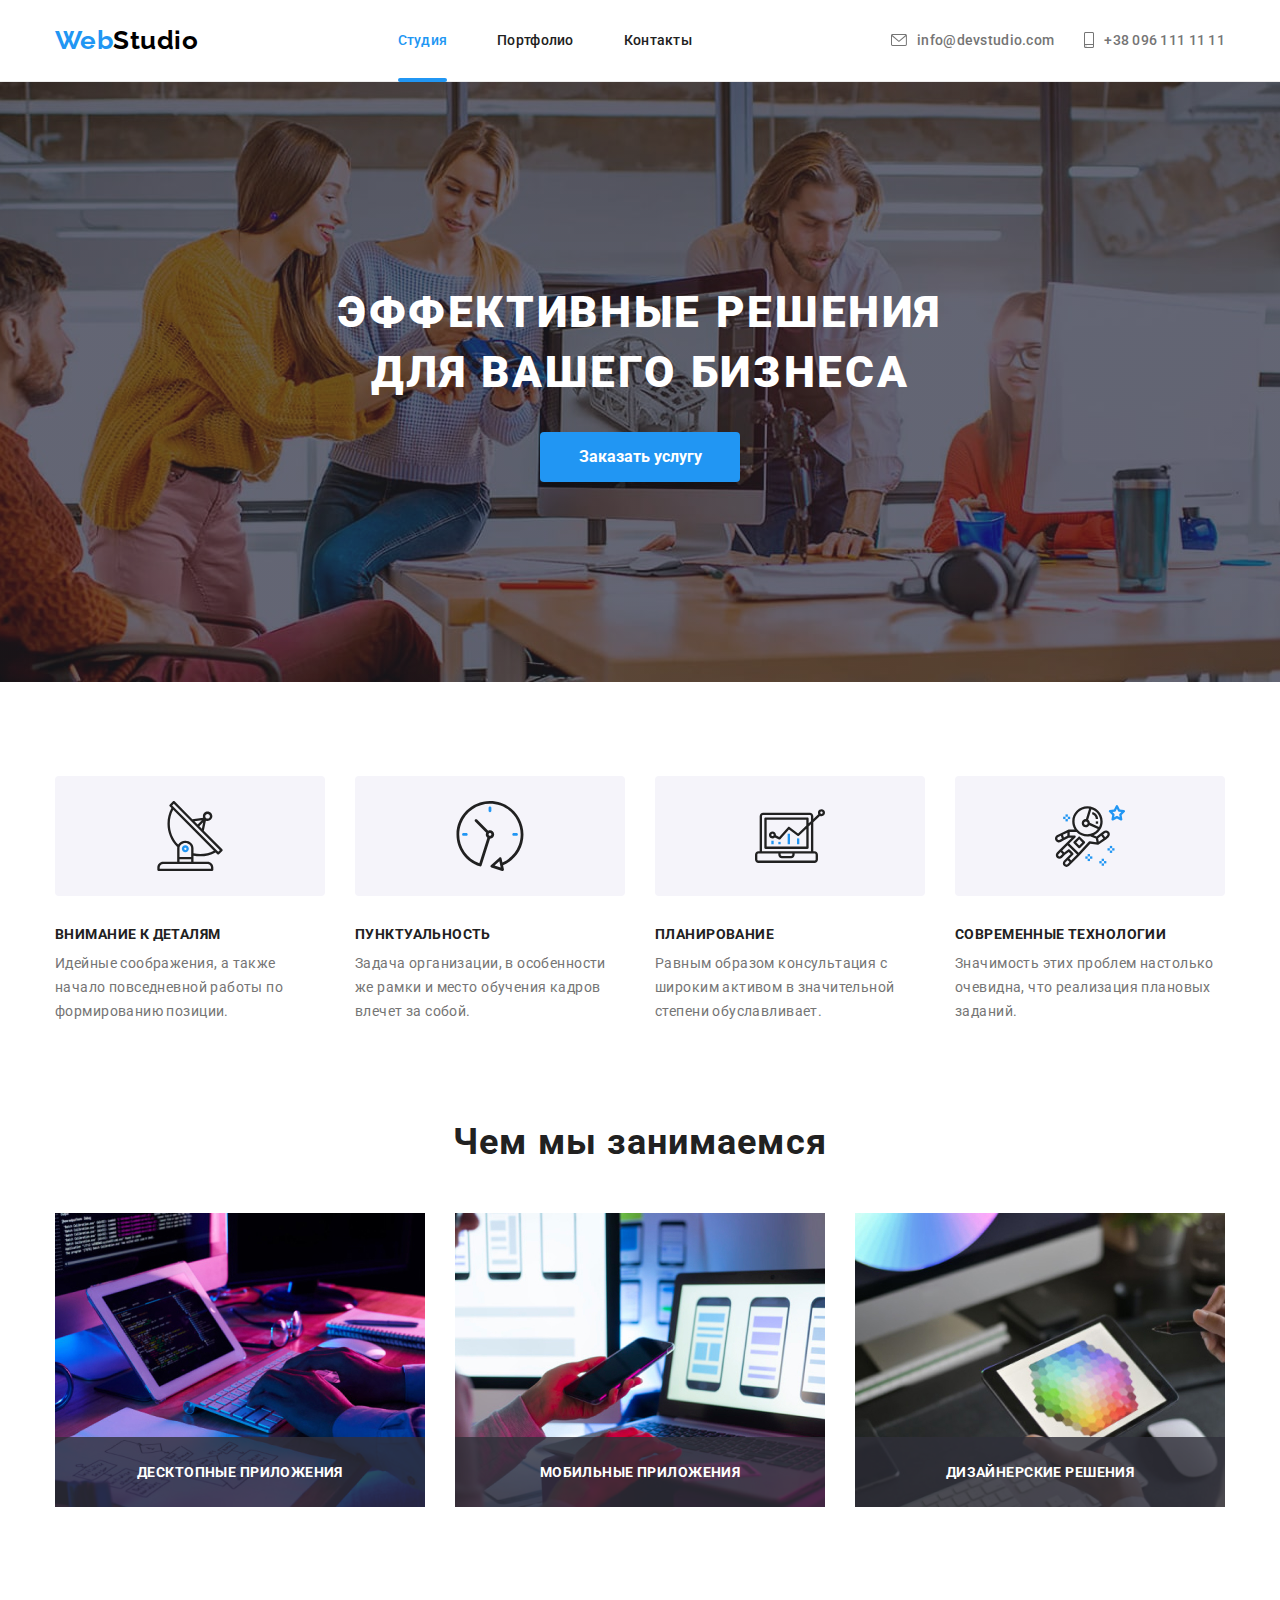
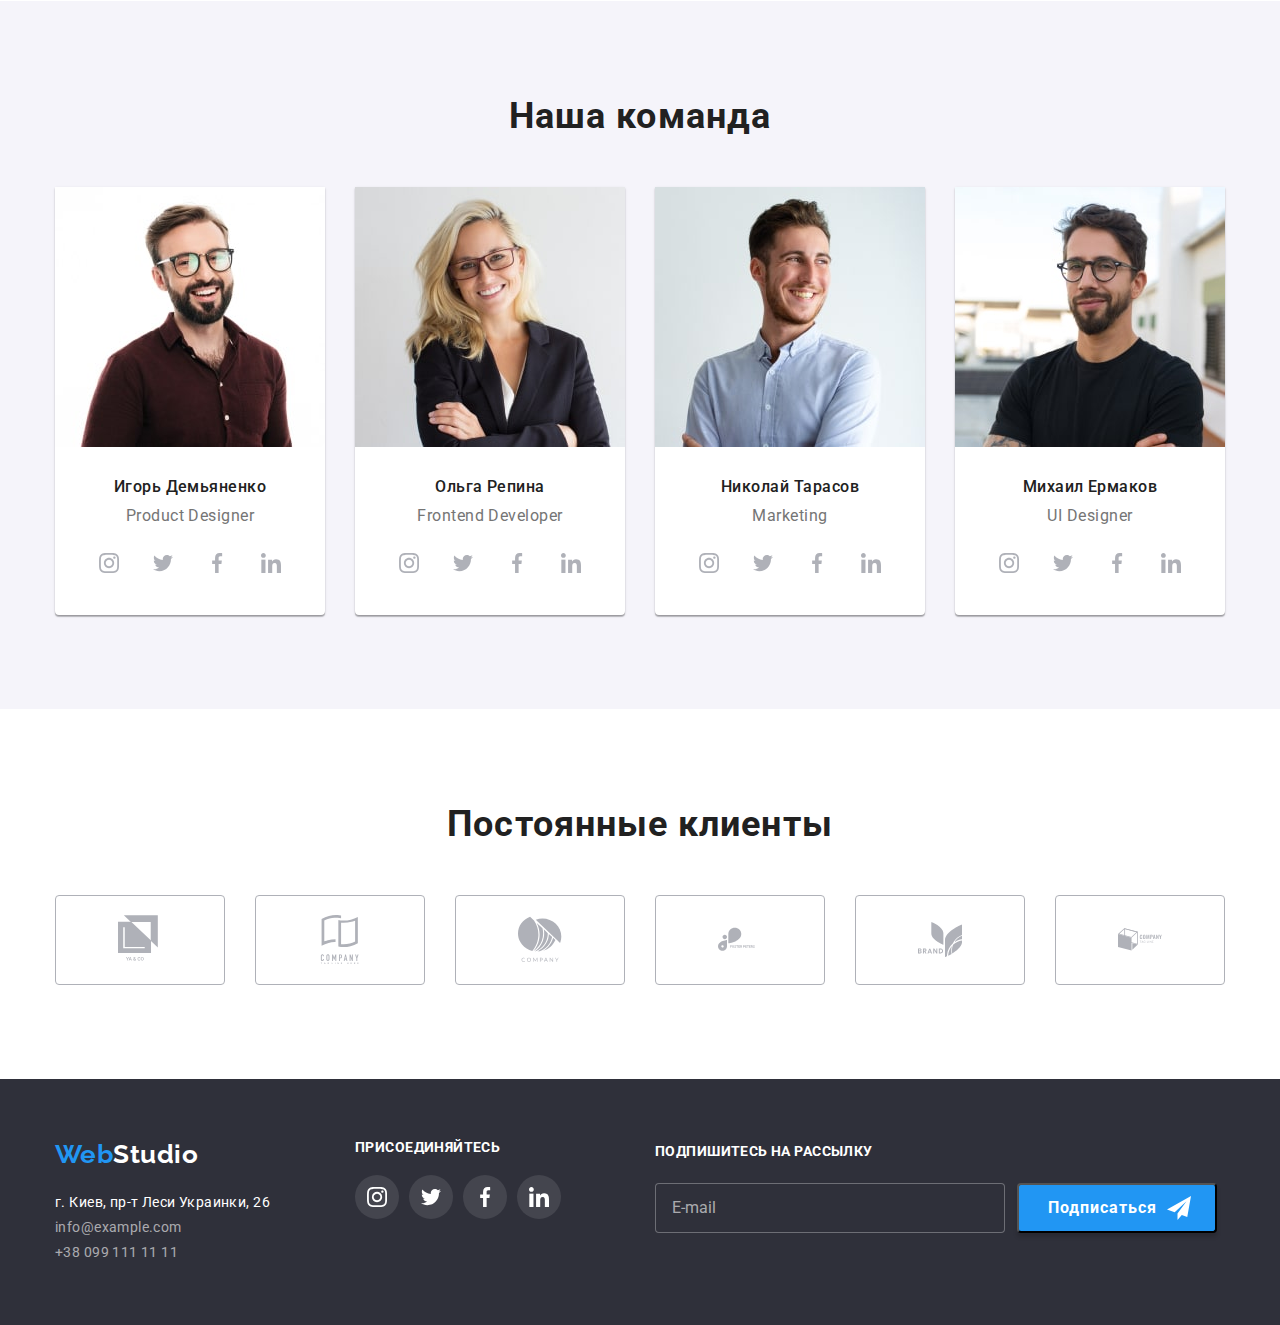
<file: index.html>
<!DOCTYPE html>
<html lang="ru">
  <head>
    <meta charset="UTF-8" />
    <meta name="viewport" content="width=device-width, initial-scale=1.0" />
    <title>ВебСтудио</title>
    <link rel="stylesheet" href="https://stackpath.bootstrapcdn.com/bootstrap/4.4.1/css/bootstrap.min.css" integrity="sha384-Vkoo8x4CGsO3+Hhxv8T/Q5PaXtkKtu6ug5TOeNV6gBiFeWPGFN9MuhOf23Q9Ifjh" crossorigin="anonymous">
    <link rel="preconnect" href="https://fonts.gstatic.com">
<link href="https://fonts.googleapis.com/css2?family=Oleo+Script&family=Raleway:wght@700&family=Roboto:wght@400;500;700;900&display=swap" rel="stylesheet">
<link rel="stylesheet" href="https://cdnjs.cloudflare.com/ajax/libs/modern-normalize/1.0.0/modern-normalize.min.css" integrity="sha512-ISS7cAi1PEhQ8jnbJpJZMd29NlhNj4AWYyLOSp2CE/CsHxTCu+r+t0D2yoJudVrd0/8fTVPUVDzY5Tvli75u/g==" crossorigin="anonymous" />
<link rel="stylesheet" href="./css/main.min.css">
  </head>
  <body>
    <header class="header">
      <div class="container">
      <a class="logo" href="/"><span class="word-web">Web</span>Studio</a>
      <nav class="navigation">
        <ul class="main-nav">
         <li class="main-item">
            <a class="main-item-link current" href="#">Студия</a>
          </li>
          <li class="main-item">
            <a class="main-item-link" href="./portpholio.html">Портфолио</a>
          </li>
          <li class="main-item">
            <a class="main-item-link" href="#">Контакты</a>
          </li>
        </ul>
      </nav>
      <section>
       <ul class="information">
          <li class="info">
        <a class="info-link-mail" href="mailto:info@devstudio.com">
          <svg class="info-svg-mail">
            <use href="./images/Icons/sprite.svg#mail"></use>
          </svg>
          info@devstudio.com</a>
           </li>
          <li class="info"> 
            <a class="info-link-phone" href="tel:+380961111111">
            <svg class="info-svg-phone">
              <use href="./images/Icons/sprite.svg#phone"></use>
            </svg>
            +38 096 111 11 11</a>
             </li>
        </ul>
      </section>      
      <div class="burger" data-status='off' id='nav-mobile-btn' onclick="this.classList.toggle('change');">
        <div class="bar1"></div>
        <div class="bar2"></div>
        <div class="bar3"></div>
      </div>
      <div class="nav-mobile" id='nav-mobile'>
        <ul class='nm-menu'>
          <li><a class='active' href="#">Студия</a></li>
          <li><a href="./portpholio.html">Портфолио</a></li>
          <li><a href="#">Контакты</a></li>
        </ul>
        <div class="nm-bottom">
          <h3 class='phone'>+38 096 111 11 11</h3>
          <p class='mail'>info@devstudio.com</p>
          <ul class='social-links'>
            <li><a href="#">Instagram</a></li>
            <li><a href="#">Twitter</a></li>
            <li><a href="#">Facebook</a></li>
            <li><a href="#">Linkedin</a></li>
          </ul>
        </div>
      </div>

    </div>
    </header>
    <main>
      <!--HERO-->
      <section class="hero-cont">
        <div class="container">
        <h1 class="hero">ЭФФЕКТИВНЫЕ РЕШЕНИЯ <br> ДЛЯ ВАШЕГО БИЗНЕСА</h1>
        <button class="button-hero" type="button" data-modal-open>Заказать услугу</button>
      </div>
      </section>
          <!--Наши преимущества-->
      <section class="meta">
        <div class="container">
        <div class="row advantage-row">
          <div class="advantage col-xl-3 col-sm-6">
            <div class="advantage-icons">
              <svg class="advantage-svg" width="70" height="70">
                <use href="./images/Icons/sprite.svg#antenna"></use>
              </svg>
            </div>
            <div class="advatage-text">
             <h3 class="advantage-item"> Внимание к деталям</h3>
              <p class="advantage-details">Идейные соображения, а также начало повседневной работы по
                формированию позиции.</p>
            </div>
          </div>
          <div class="advantage col-xl-3 col-sm-6">
            <div class="advantage-icons">
              <svg class="advantage-svg" width="70" height="70">
                <use href="./images/Icons/sprite.svg#clock"></use>
              </svg>
            </div>
            <div class="advatage-text">
              <h3 class="advantage-item">Пунктуальность</h3>
            <p class="advantage-details">Задача организации, в особенности же рамки и место обучения кадров
              влечет за собой.</p>
          </div>
          </div>      
          <div class="advantage col-xl-3 col-sm-6">
            <div class="advantage-icons">
              <svg class="advantage-svg" width="70" height="70">
                <use href="./images/Icons/sprite.svg#diagram"></use>
              </svg>
            </div>
            <div class="advatage-text">
            <h3 class="advantage-item">Планирование</h3>
            <p class="advantage-details">Равным образом консультация с широким активом в значительной
              степени обуславливает.</p>
          </div>
          </div>
          <div class="advantage col-xl-3 col-sm-6">
            <div class="advantage-icons">
              <svg class="advantage-svg" width="70" height="70">
                <use href="./images/Icons/sprite.svg#astronaut"></use>
              </svg>  
            </div>
          <div class="advatage-text">
                        <h3 class="advantage-item">Современные технологии</h3>
            <p class="advantage-details">Значимость этих проблем настолько очевидна, что реализация
              плановых заданий.</p>
          </div>
          </div>
        </div>
      </div>
      </section>
      <!--Наши занятия-->
      <section class="benefits">
        <div class="container">
        <h2 class="our-work">Чем мы занимаемся</h2>
        <ul class="our-work-flex">
          <li class="img-item">
            <img
              src="./images/our-work/img-1.jpg"
              alt="работаем с компьютерами"
              width="370"
              height="294"/>
              <div class="our-work-info">
              <p class="our-work-text">Десктопные приложения</p></div>
          </li>
          <li class="img-item">
            <img
              src="./images/our-work/img-2.jpg"
              alt="работаем с мобильными устройствами"
              width="370"
              height="294"/>
              <div class="our-work-info">
              <p class="our-work-text">Мобильные приложения</p></div>
          </li>
          <li class="img-item">
            <img
              src="./images/our-work/img-3.jpg"
              alt="работаем с планшетами"
              width="370"
              height="294"/>
              <div class="our-work-info">
              <p class="our-work-text">Дизайнерские решения</p></div>
          </li>
        </ul>
      </div>
      </section>
      <!--Наша команда-->
      <section class="comanda">
        <div class="container">
          <h2 class="our-team">Наша команда</h2>
        <div class="row team-row">
          
          <div class="img-item col-xl-3 col-sm-6 col-12">
            <div class="picture">
            <picture>
              <source srcset="./images/our-comanda/igor/igor_d@1x.jpg 1x, ./images/our-comanda/igor/igor_d@2x.jpg 2x" media="(min-width:1200px)">
                <source srcset="./images/our-comanda/igor/igor_t@1x.jpg 1x, ./images/our-comanda/igor/igor_t@2x.jpg 2x" media="(min-width:768px)">
                  <source srcset="./images/our-comanda/igor/igor_p@1x.jpg 1x, ./images/our-comanda/igor/igor_p@2x.jpg 2x" media="(min-width:480px)">
                <img
                src="./images/our-comanda/igor/igor_p@2x.jpg"
                alt="Ihor Demyanenko"
                />
            </picture>
              

              <div class="img-text">
                <h3 class="team">Игорь Демьяненко</h3>
                <p class="team-spec" lang="en">Product Designer</p> 

                <ul class="seti-icons">
                  <li>
                    <a class="seti-icons-box-staff" href="#">
                      <svg class="seti-icons-link" width="20" height="20">
                        <use href="./images/Icons/sprite.svg#instagram"></use>
                      </svg>        
                    </a>      
                  </li>              
                  <li>
                    <a href="#" class="seti-icons-box-staff">
                      <svg class="seti-icons-link" width="20" height="20">
                        <use href="./images/Icons/sprite.svg#twitter"></use>
                      </svg>         
                    </a>     
                  </li>             
                  <li>
                    <a href="#" class="seti-icons-box-staff">
                      <svg class="seti-icons-link" width="20" height="20">
                        <use href="./images/Icons/sprite.svg#facebook"></use>
                      </svg>         
                    </a>     
                  </li>
                  <li>
                    <a href="#" class="seti-icons-box-staff">
                      <svg class="seti-icons-link" width="20" height="20">
                        <use href="./images/Icons/sprite.svg#linkedin"></use>
                      </svg>          
                    </a>    
                  </li>
                </ul>

              </div>
            </div>
          </div>        
          
          <div class="img-item col-xl-3 col-sm-6 col-12">
            <div class="picture">
              <picture>
                <source srcset="./images/our-comanda/olha/olha_d@1x.jpg 1x, ./images/our-comanda/olha/olha_d@2x.jpg 2x" media="(min-width:1200px)">
                  <source srcset="./images/our-comanda/olha/olha_t@1x.jpg 1x, ./images/our-comanda/olha/olha_t@2x.jpg 2x" media="(min-width:768px)">
                    <source srcset="./images/our-comanda/olha/olha_p@1x.jpg 1x, ./images/our-comanda/olha/olha_p@2x.jpg 2x" media="(min-width:480px)">
                      <img
              src="./images/our-comanda/olha/olha_p@2x.jpg"
              alt="Olha Repina"
              />
              </picture>
            
            <div class="img-text">
            <h3 class="team">Ольга Репина</h3>
            <p class="team-spec" lang="en">Frontend Developer</p>
            <ul class="seti-icons">
              <li>
              <a href="#" class="seti-icons-box-staff">
                <svg class="seti-icons-link" width="20" height="20">
                  <use href="./images/Icons/sprite.svg#instagram"></use>
                </svg>      </a>        </li>
              <li>
              <a href="#" class="seti-icons-box-staff">
                <svg class="seti-icons-link" width="20" height="20">
                  <use href="./images/Icons/sprite.svg#twitter"></use>
                </svg>           </a>   </li>
              <li>
              <a href="#" class="seti-icons-box-staff">
                <svg class="seti-icons-link" width="20" height="20">
                  <use href="./images/Icons/sprite.svg#facebook"></use>
                </svg>           </a>   </li>
              <li>
              <a href="#" class="seti-icons-box-staff">
                <svg class="seti-icons-link" width="20" height="20">
                  <use href="./images/Icons/sprite.svg#linkedin"></use>
                </svg>            </a>  </li>
            </ul>
          </div>
            </div>
          </div>

          <div class="img-item col-xl-3 col-sm-6 col-12">
            <div class="picture">
              <picture>
                <source srcset="./images/our-comanda/nikolay/nikolay_d@1x.jpg 1x, ./images/our-comanda/nikolay/nikolay_d@2x.jpg 2x" media="(min-width:1200px)">
                  <source srcset="./images/our-comanda/nikolay/nikolay_t@1x.jpg 1x, ./images/our-comanda/nikolay/nikolay_t@2x.jpg 2x" media="(min-width:768px)">
                    <source srcset="./images/our-comanda/nikolay/nikolay_p@1x.jpg 1x, ./images/our-comanda/nikolay/nikolay_p@2x.jpg 2x" media="(min-width:480px)"> 
                <img
              src="./images/our-comanda/nikolay/nikolay_p@2x.jpg"
              alt="Nikolay Tarasov"
              />
              </picture>
            
            <div class="img-text">
            <h3 class="team">Николай Тарасов</h3>
            <p class="team-spec" lang="en">Marketing</p>
            <ul class="seti-icons">
              <li>
              <a href="#" class="seti-icons-box-staff">
                <svg class="seti-icons-link" width="20" height="20">
                  <use href="./images/Icons/sprite.svg#instagram"></use>
                </svg></a>
              </li>
              <li>
              <a href="#" class="seti-icons-box-staff">
                <svg class="seti-icons-link" width="20" height="20">
                  <use href="./images/Icons/sprite.svg#twitter"></use>
                </svg></a>
              </li>
              <li>
              <a href="#" class="seti-icons-box-staff">
                <svg class="seti-icons-link" width="20" height="20">
                  <use href="./images/Icons/sprite.svg#facebook"></use>
                </svg></a>
              </li>
              <li>
              <a href="#" class="seti-icons-box-staff">
                <svg class="seti-icons-link" width="20" height="20">
                  <use href="./images/Icons/sprite.svg#linkedin"></use>
                </svg>      </a>        </li>
            </ul>
          </div>
            </div>
          </div>

          <div class="img-item col-xl-3 col-sm-6 col-12">
            <div class="picture">
              <picture>
                <source srcset="./images/our-comanda/mihail/mihail_d@1x.jpg 1x, ./images/our-comanda/mihail/mihail_d@2x.jpg 2x" media="(min-width: 1200px)">
                  <source srcset="./images/our-comanda/mihail/mihail_t@1x.jpg 1x, ./images/our-comanda/mihail/mihail_t@2x.jpg 2x" media="(min-width: 768px)">
                    <source srcset="./images/our-comanda/mihail/mihail_p@1x.jpg 1x, ./images/our-comanda/mihail/mihail_p@2x.jpg 2x" media="(min-width: 480px)">
                      <img
              src="./images/our-comanda/mihail/mihail_p@2x.jpg"
              alt="Mihail Ermakov"
              />
              </picture>
            
            <div class="img-text">
            <h3 class="team">Михаил Ермаков</h3>
            <p class="team-spec" lang="en">UI Designer</p>
            <ul class="seti-icons">
              <li>
              <a href="#" class="seti-icons-box-staff">
                <svg class="seti-icons-link" width="20" height="20">
                  <use href="./images/Icons/sprite.svg#instagram"></use>
                </svg></a>
              </li>
              <li>
              <a href="#" class="seti-icons-box-staff">
                <svg class="seti-icons-link" width="20" height="20">
                  <use href="./images/Icons/sprite.svg#twitter"></use>
                </svg></a>
              </li>
              <li>
              <a href="#" class="seti-icons-box-staff">
                <svg class="seti-icons-link" width="20" height="20">
                  <use href="./images/Icons/sprite.svg#facebook"></use>
                </svg></a>
              </li>
              <li>
              <a href="#" class="seti-icons-box-staff">
                <svg class="seti-icons-link" width="20" height="20">
                  <use href="./images/Icons/sprite.svg#linkedin"></use>
                </svg>       </a>       </li>
            </ul>
          </div>
          </div>
          </div>
        </div>
      </div>
      </section>
      <!-- Постоянные клиенты -->
      <section class="clients">
        <div class="container">
          <h2 class="clients-text">Постоянные клиенты</h2>
          <div class="row clients-row">
            <div class="clients-icons col-xl-2 col-md-4 col-6">
              <a href="" class="clients-logo"><svg class="clients-icons-svg">
                <use href="./images/Icons/sprite.svg#logo-1" ></use>
              </svg> </a>  
            </div>
            <div class="clients-icons col-xl-2 col-md-4 col-6">
              <a href="" class="clients-logo"> <svg class="clients-icons-svg">
              <use href="./images/Icons/sprite.svg#logo-2" ></use>
            </svg></a>
            </div>
            <div class="clients-icons col-xl-2 col-md-4 col-6">
              <a href="" class="clients-logo"> <svg class="clients-icons-svg">
              <use href="./images/Icons/sprite.svg#logo-3" ></use>
            </svg></a>
            </div>
            <div class="clients-icons col-xl-2 col-md-4 col-6">
              <a href="" class="clients-logo"> <svg class="clients-icons-svg">
              <use href="./images/Icons/sprite.svg#logo-4" ></use>
            </svg></a>
            </div>
            <div class="clients-icons col-xl-2 col-md-4 col-6">
              <a href="" class="clients-logo"> <svg class="clients-icons-svg">
              <use href="./images/Icons/sprite.svg#logo-5"></use>
            </svg></a>
            </div>
            <div class="clients-icons col-xl-2 col-md-4 col-6">
              <a href="" class="clients-logo"> <svg class="clients-icons-svg">
              <use href="./images/Icons/sprite.svg#logo-6" ></use>
            </svg></a>
            </div>
          </div>
        </div>
      </section>
    </main>
    <!-- Footer -->
    <footer class="footer">
      <div class="container">
        <div class="row footer-row">
          <div class="left-part col-xl-3 col-sm-6">
            <a class="logo" href="/"><span class="word-web">Web</span>Studio</a>
              <ul class="address-box">
                <li class="address">
                  <a class="adress-info" href="https://goo.gl/maps/a62ko6QhnqAFwYSS6">г. Киев, пр-т Леси Украинки, 26</a>
                </li>
                <li class="address">
                  <a class="adress-info dop" href="mailto:info@example.com">info@example.com</a>
                </li>
                <li class="address">
                  <a class="adress-info dop" href="tel:+380991111111">+38 099 111 11 11</a>
                </li>
              </ul>
          </div>

          <div class="right-part col-xl-3 col-sm-6">
            <h2 class="join">присоединяйтесь</h2>
            <ul class="join-link-list">
              <li class="join-link">
                <a href="#" class="seti-icons-box">
                  <svg class="seti-icons-link-white" width="20" height="20">
                    <use href="./images/Icons/sprite.svg#instagram"></use>
                  </svg></a>
              </li>
              <li class="join-link">
                <a href="#" class="seti-icons-box">
                  <svg class="seti-icons-link-white" width="20" height="20">
                    <use href="./images/Icons/sprite.svg#twitter"></use>
                  </svg></a>
              </li>
              <li class="join-link">
                <a href="#" class="seti-icons-box">
                  <svg class="seti-icons-link-white" width="20" height="20">
                    <use href="./images/Icons/sprite.svg#facebook"></use>
                  </svg></a>
              </li>
              <li class="join-link">
                <a href="#" class="seti-icons-box">
                  <svg class="seti-icons-link-white" width="20" height="20">
                    <use href="./images/Icons/sprite.svg#linkedin"></use>
                  </svg></a>
              </li>
            </ul>
          </div>

          <div class="part-form col-xl-6 col-sm-12">
            <b class="appeal">Подпишитесь на рассылку</b>
            <form name="footer-form" class="footer-form" action="#">
              <div class="footer-form-box">
               <input class="input-footer" type="text" id="input-footer" autocomplete="off" placeholder="E-mail">
                  </div>
              <button class="footer-btn-form" type="submit">Подписаться<svg class="subscribe" width="24" height="24">
                <use href="./images/Icons/sprite.svg#send"></use>
              </svg>
              </button>
            </form>
          </div>
        </div>
      </div>
    </footer>

   <div class="backdrop is-hidden" data-modal>
     <div class="modal">
       <button type="button" class="modal-btn" data-modal-close>
         <svg class="modal-close" width="18" height="18">
           <use href="./images/Icons/sprite.svg#close"></use>
         </svg>
       </button>
       <b class="modal-appeal">Оставьте свои данные, мы вам перезвоним</b>
       <form name="modal-form" action="#">
         <div class="modal-box">
           <ul class="modal-list">
             <li>
               <label class="modal-label" for="#">Имя</label>
              <input type="text" class="input-modal">
               <svg class="modal-icon" width="18" height="18">
                <use href="./images/Icons/sprite.svg#person"></use>
              </svg>
             </li>
             <li>
               <label class="modal-label" for="#">Телефон</label>
              <input type="tel" class="input-modal">
               <svg class="modal-icon" width="18" height="18">
               <use href="./images/Icons/sprite.svg#handset"></use>
             </svg>
             </li>
             <li>
               <label class="modal-label" for="#">Почта</label>
              <input type="email" class="input-modal">
              <svg class="modal-icon" width="18" height="18">
               <use href="./images/Icons/sprite.svg#envelope"></use>
             </svg>
             </li>
             <li>
              <label class="modal-label" for="#">Комментарий</label>    
              <textarea name="" id="" class="modal-textarea" placeholder="Введите текст"></textarea>
            </li>
          </ul> 
              <input type="checkbox" class="check-input" id="check">
              <label for="check" class="check-label">Соглашаюсь с рассылкой и принимаю 
               <a href="#">Условия договора</a></label>

              <button type="submit" class="modal-send">Отправить</button>
         </div>
       </form>
     </div>
   </div>
   <script src="https://ajax.googleapis.com/ajax/libs/jquery/3.5.1/jquery.min.js"></script>
   <script src="./js/modal.js"></script>
  </body>
</html>
</file>
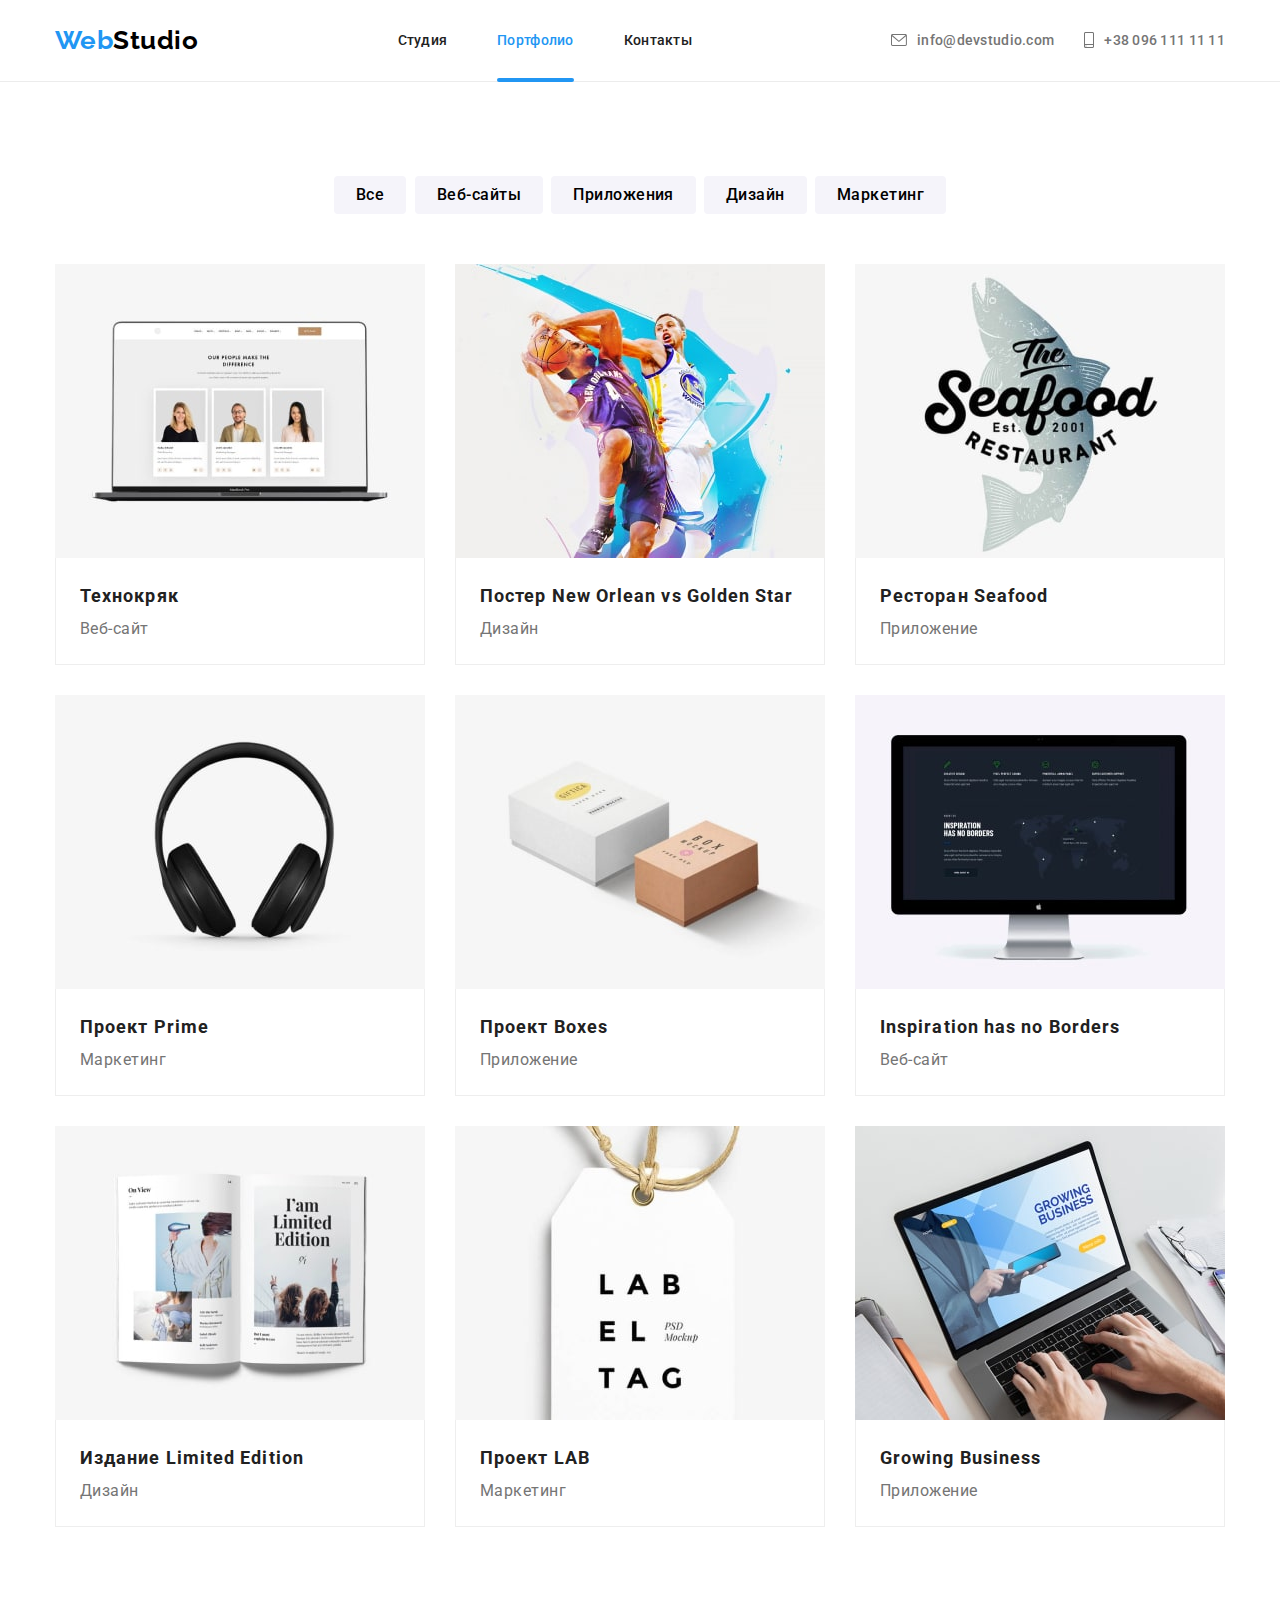
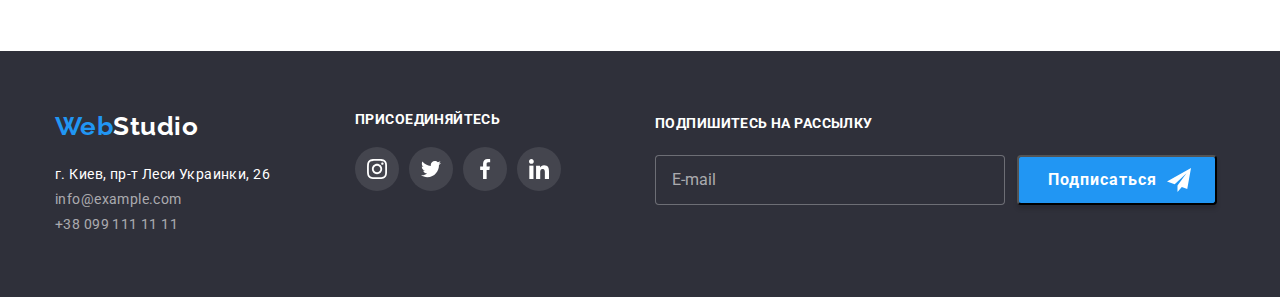
<file: portpholio.html>
<!DOCTYPE html>
<html lang="ru">
  <head>
    <meta charset="UTF-8" />
    <meta name="viewport" content="width=device-width, initial-scale=1.0" />
    <title>ВебСтудио</title>
    <link rel="stylesheet" href="https://stackpath.bootstrapcdn.com/bootstrap/4.4.1/css/bootstrap.min.css" integrity="sha384-Vkoo8x4CGsO3+Hhxv8T/Q5PaXtkKtu6ug5TOeNV6gBiFeWPGFN9MuhOf23Q9Ifjh" crossorigin="anonymous">
    <link rel="preconnect" href="https://fonts.gstatic.com">
<link href="https://fonts.googleapis.com/css2?family=Oleo+Script&family=Raleway:wght@700&family=Roboto:wght@400;500;700;900&display=swap" rel="stylesheet">
<link rel="stylesheet" href="https://cdnjs.cloudflare.com/ajax/libs/modern-normalize/1.0.0/modern-normalize.min.css" integrity="sha512-ISS7cAi1PEhQ8jnbJpJZMd29NlhNj4AWYyLOSp2CE/CsHxTCu+r+t0D2yoJudVrd0/8fTVPUVDzY5Tvli75u/g==" crossorigin="anonymous" />
<link rel="stylesheet" href="./css/portfolio.min.css">
  </head>
  <body>
    <header class="header">
      <div class="container">
      <a class="logo" href="/"><span class="word-web">Web</span>Studio</a>
      <nav class="navigation">
        <ul class="main-nav">
         <li class="main-item">
            <a class="main-item-link" href="./index.html">Студия</a>
          </li>
          <li class="main-item">
            <a class="main-item-link current" href="./portpholio.html">Портфолио</a>
          </li>
          <li class="main-item">
            <a class="main-item-link" href="#">Контакты</a>
          </li>
        </ul>
      </nav>
      <section>
       <ul class="information">
          <li class="info">
        <a class="info-link-mail" href="mailto:info@devstudio.com">
          <svg class="info-svg-mail">
            <use href="./images/Icons/sprite.svg#mail"></use>
          </svg>
          info@devstudio.com</a>
           </li>
          <li class="info"> 
            <a class="info-link-phone" href="tel:+380961111111">
            <svg class="info-svg-phone">
              <use href="./images/Icons/sprite.svg#phone"></use>
            </svg>
            +38 096 111 11 11</a>
             </li>
        </ul>
      </section>      
      <div class="burger" data-status='off' id='nav-mobile-btn' onclick="this.classList.toggle('change');">
        <div class="bar1"></div>
        <div class="bar2"></div>
        <div class="bar3"></div>
      </div>
      <div class="nav-mobile" id='nav-mobile'>
        <ul class='nm-menu'>
          <li><a href="./index.html">Студия</a></li>
          <li><a class='active' href="#">Портфолио</a></li>
          <li><a href="#">Контакты</a></li>
        </ul>
        <div class="nm-bottom">
          <h3 class='phone'>+38 096 111 11 11</h3>
          <p class='mail'>info@devstudio.com</p>
          <ul class='social-links'>
            <li><a href="#">Instagram</a></li>
            <li><a href="#">Twitter</a></li>
            <li><a href="#">Facebook</a></li>
            <li><a href="#">Linkedin</a></li>
          </ul>
        </div>
      </div>

    </div>
    </header>

    <main>
<section class="portfolio-menu">
  <div class="container">
    
    <h1 class="our-work-port">Наши работы</h1>
    
    <ul class="portfolio-nav">
      <li class="our-service-btn"><button class="button-service" type="button">Все</button></li>
      <li class="our-service-btn"><button class="button-service" type="button">Веб-сайты</button></li>
      <li class="our-service-btn"><button class="button-service" type="button">Приложения</button></li>
      <li class="our-service-btn"><button class="button-service" type="button">Дизайн</button></li>
      <li class="our-service-btn"><button class="button-service" type="button">Маркетинг</button></li>
    </ul>

      <div class="row works-row">

        <div class="img-portfolio col-xl-4 col-md-6">
          <a class="portfolio-link" href="">
            <div class="service-thumb">
              <picture>
                <source srcset="./images/portpholio/tehnokryak/tehnokryak_d@1x.jpg 1x, ./images/portpholio/tehnokryak/tehnokryak_d@2x.jpg 2x"
                media="(min-width:1200px)">
                <source srcset="./images/portpholio/tehnokryak/tehnokryak_t@1x.jpg 1x, ./images/portpholio/tehnokryak/tehnokryak_t@2x.jpg 2x"
                media="(min-width:768px)">
                <source srcset="./images/portpholio/tehnokryak/tehnokryak_m@1x.jpg 1x, ./images/portpholio/tehnokryak/tehnokryak_m@2x.jpg 2x"
                media="(min-width:480px)">
                <img src="./images/portpholio/tehnokryak/tehnokryak_m@2x.jpg" alt="страница Технокряк">
              </picture>
                <p class="service-info" >Технокряк это современная площадка распространения коронавируса. Компании используют эту платформу для цифрового шпионажа и атак на защищённые сервера конкурентов.</p>
            </div>
            <div class="portfolio-text">
              <h2 class="service-title" >Технокряк</h2>
              <p class="service-title-info">Веб-сайт</p>
            </div>
          </a>
        </div>

        <div class="img-portfolio col-xl-4 col-md-6">
          <a class="portfolio-link" href="">
            <div class="service-thumb">
              <picture>
                <source srcset="./images/portpholio/poster/poster_d@1x.jpg 1x, ./images/portpholio/poster/poster_d@2x.jpg 2x"
                media="(min-width:1200px)">
                <source srcset="./images/portpholio/poster/poster_t@1x.jpg 1x, ./images/portpholio/poster/poster_t@2x.jpg 2x"
                media="(min-width:768px)">
                <source srcset="./images/portpholio/poster/poster_m@1x.jpg 1x, ./images/portpholio/poster/poster_m@2x.jpg 2x"
                media="(min-width:480px)">
                <img src="./images/portpholio/poster/poster_m@2x.jpg" alt="картинка поста">
              </picture>
              
              <p class="service-info" >Технокряк это современная площадка распространения коронавируса. Компании используют эту платформу для цифрового шпионажа и атак на защищённые сервера конкурентов.</p>
            </div>
            <div class="portfolio-text">
              <h2 class="service-title" >Постер New Orlean vs Golden Star</h2>
              <p class="service-title-info" >Дизайн</p>
            </div>
          </a>
        </div>

        <div class="img-portfolio col-xl-4 col-md-6">
          <a class="portfolio-link" href="">
            <div class="service-thumb">
              <picture>
                <source srcset="./images/portpholio/restaurant/restaurant_d@1x.jpg 1x, ./images/portpholio/restaurant/restaurant_d@2x.jpg 2x"
                media="(min-width:1200px)">
                <source srcset="./images/portpholio/restaurant/restaurant_t@1x.jpg 1x, ./images/portpholio/restaurant/restaurant_t@2x.jpg 2x"
                media="(min-width:768px)">
                <source srcset="./images/portpholio/restaurant/restaurant_m@1x.jpg 1x, ./images/portpholio/restaurant/restaurant_m@2x.jpg 2x"
                media="(min-width:480px)">
                <img src="./images/portpholio/restaurant/restaurant_m@2x.jpg" alt="лого ресторана">
              </picture>
              <p class="service-info" >Технокряк это современная площадка распространения коронавируса. Компании используют эту платформу для цифрового шпионажа и атак на защищённые сервера конкурентов.</p>
            </div>
            <div class="portfolio-text">
              <h2 class="service-title" >Ресторан Seafood</h2>
              <p class="service-title-info" >Приложение</p>
            </div>
          </a>
        </div>

        <div class="img-portfolio col-xl-4 col-md-6">
          <a class="portfolio-link" href="">
            <div class="service-thumb">
              <picture>
                <source srcset="./images/portpholio/prime/prime_d@1x.jpg 1x, ./images/portpholio/prime/prime_d@2x.jpg 2x"
                media="(min-width:1200px)">
                <source srcset="./images/portpholio/prime/prime_t@1x.jpg 1x, ./images/portpholio/prime/prime_t@2x.jpg 2x"
                media="(min-width:768px)">
                <source srcset="./images/portpholio/prime/prime_m@1x.jpg 1x, ./images/portpholio/prime/prime_m@2x.jpg 2x"
                media="(min-width:480px)">
                <img src="./images/portpholio/prime/prime_m@2x.jpg" alt="картинка наушников">
              </picture>
              <p class="service-info" >Технокряк это современная площадка распространения коронавируса. Компании используют эту платформу для цифрового шпионажа и атак на защищённые сервера конкурентов.</p>
            </div>
            <div class="portfolio-text">               
              <h2 class="service-title" >Проект Prime</h2>
              <p class="service-title-info" >Маркетинг</p>
            </div>
          </a>
        </div>

        <div class="img-portfolio col-xl-4 col-md-6">
          <a class="portfolio-link" href="">
            <div class="service-thumb">
              <picture>
                <source srcset="./images/portpholio/boxes/boxes_d@1x.jpg 1x, ./images/portpholio/boxes/boxes_d@2x.jpg 2x"
                media="(min-width:1200px)">
                <source srcset="./images/portpholio/boxes/boxes_t@1x.jpg 1x, ./images/portpholio/boxes/boxes_t@2x.jpg 2x"
                media="(min-width:1200px)">
                <source srcset="./images/portpholio/boxes/boxes_m@1x.jpg 1x, ./images/portpholio/boxes/boxes_m@2x.jpg 2x"
                media="(min-width:1200px)">
                <img src="./images/portpholio/boxes/boxes_m@2x.jpg" alt="картинка упаковок">
              </picture>
              
              <p class="service-info" >Технокряк это современная площадка распространения коронавируса. Компании используют эту платформу для цифрового шпионажа и атак на защищённые сервера конкурентов.</p>
            </div>
            <div class="portfolio-text">       
              <h2 class="service-title" >Проект Boxes</h2>
              <p class="service-title-info" >Приложение</p>
            </div> 
          </a> 
        </div>

        <div class="img-portfolio col-xl-4 col-md-6">
          <a class="portfolio-link" href="">
            <div class="service-thumb">
              <picture>
                <source srcset="./images/portpholio/borders/borders_d@1x.jpg 1x, ./images/portpholio/borders/borders_d@2x.jpg 2x"
                media="(min-width:1200px)">
                <source srcset="./images/portpholio/borders/borders_t@1x.jpg 1x, ./images/portpholio/borders/borders_t@2x.jpg 2x"
                media="(min-width:768px)">
                <source srcset="./images/portpholio/borders/borders_m@1x.jpg 1x, ./images/portpholio/borders/borders_m@2x.jpg 2x"
                media="(min-width:480px)">
                <img src="./images/portpholio/borders/borders_m@2x.jpg" alt="картинка сайта Borders">
              </picture>
              <p class="service-info" >Технокряк это современная площадка распространения коронавируса. Компании используют эту платформу для цифрового шпионажа и атак на защищённые сервера конкурентов.</p>
            </div>
            <div class="portfolio-text">           
              <h2 class="service-title" >Inspiration has no Borders</h2>
              <p class="service-title-info" >Веб-сайт</p>
            </div>
          </a>
        </div>

        <div class="img-portfolio col-xl-4 col-md-6">
          <a class="portfolio-link" href="#">
            <div class="service-thumb">
              <picture>
                <source srcset="./images/portpholio/limited/limited_d@1x.jpg 1x, ./images/portpholio/limited/limited_d@2x.jpg 2x"
                media="(min-width:1200px)">
                <source srcset="./images/portpholio/limited/limited_t@1x.jpg 1x, ./images/portpholio/limited/limited_t@2x.jpg 2x"
                media="(min-width:768px)">
                <source srcset="./images/portpholio/limited/limited_m@1x.jpg 1x, ./images/portpholio/limited/limited_m@2x.jpg 2x"
                media="(min-width:480px)">
                <img src="./images/portpholio/limited/limited_m@2x.jpg" alt="картинка издания">
              </picture>
              
              <p class="service-info" >Технокряк это современная площадка распространения коронавируса. Компании используют эту платформу для цифрового шпионажа и атак на защищённые сервера конкурентов.</p>
            </div>
            <div class="portfolio-text">             
              <h2 class="service-title" >Издание Limited Edition</h2>
              <p class="service-title-info" >Дизайн </p>
            </div> 
          </a>
        </div>
  
        <div class="img-portfolio col-xl-4 col-md-6">
          <a class="portfolio-link" href="">
            <div class="service-thumb">
              <picture>
                <source srcset="./images/portpholio/lab/lab_d@1x.jpg 1x, ./images/portpholio/lab/lab_d@2x.jpg 2x"
                media="(min-width:1200px)">
                <source srcset="./images/portpholio/lab/lab_t@1x.jpg 1x, ./images/portpholio/lab/lab_t@2x.jpg 2x"
                media="(min-width:768px)">
                <source srcset="./images/portpholio/lab/lab_m@1x.jpg 1x, ./images/portpholio/lab/lab_m@2x.jpg 2x"
                media="(min-width:480px)">
                <img src="./images/portpholio/lab/lab_m@2x.jpg" alt="картинка этикетки">
              </picture>
              <p class="service-info" >Технокряк это современная площадка распространения коронавируса. Компании используют эту платформу для цифрового шпионажа и атак на защищённые сервера конкурентов.</p>
            </div>
            <div class="portfolio-text">              
              <h2 class="service-title" >Проект LAB</h2>
              <p class="service-title-info" >Маркетинг</p>
            </div>
          </a>
        </div>

        <div class="img-portfolio col-xl-4 col-md-6">
          <a class="portfolio-link" href="">
            <div class="service-thumb">
              <picture>
                <source srcset="./images/portpholio/growing/growing_d@1x.jpg 1x, ./images/portpholio/growing/growing_d@2x.jpg 2x"
                media="(min-width:1200px)">
                <source srcset="./images/portpholio/growing/growing_t@1x.jpg 1x, ./images/portpholio/growing/growing_t@2x.jpg 2x"
                media="(min-width:768px)">
                <source srcset="./images/portpholio/growing/growing_m@1x.jpg 1x, ./images/portpholio/growing/growing_m@2x.jpg 2x"
                media="(min-width:480px)">
                <img src="./images/portpholio/growing/growing_m@2x.jpg" alt="картинка ноута">
              </picture>
              <p class="service-info" >Технокряк это современная площадка распространения коронавируса. Компании используют эту платформу для цифрового шпионажа и атак на защищённые сервера конкурентов.</p>
            </div>
            <div class="portfolio-text">             
              <h2 class="service-title">Growing Business</h2>
              <p class="service-title-info" >Приложение</p>
            </div> 
          </a>
        </div>
      </div>
  </div>
</section>

</main>

<footer class="footer">
      <div class="container">
        <div class="row footer-row">
          <div class="left-part col-xl-3 col-sm-6">
            <a class="logo" href="/"><span class="word-web">Web</span>Studio</a>
              <ul class="address-box">
                <li class="address">
                  <a class="adress-info" href="https://goo.gl/maps/a62ko6QhnqAFwYSS6">г. Киев, пр-т Леси Украинки, 26</a>
                </li>
                <li class="address">
                  <a class="adress-info dop" href="mailto:info@example.com">info@example.com</a>
                </li>
                <li class="address">
                  <a class="adress-info dop" href="tel:+380991111111">+38 099 111 11 11</a>
                </li>
              </ul>
          </div>

          <div class="right-part col-xl-3 col-sm-6">
            <h2 class="join">присоединяйтесь</h2>
            <ul class="join-link-list">
              <li class="join-link">
                <a href="#" class="seti-icons-box">
                  <svg class="seti-icons-link-white" width="20" height="20">
                    <use href="./images/Icons/sprite.svg#instagram"></use>
                  </svg></a>
              </li>
              <li class="join-link">
                <a href="#" class="seti-icons-box">
                  <svg class="seti-icons-link-white" width="20" height="20">
                    <use href="./images/Icons/sprite.svg#twitter"></use>
                  </svg></a>
              </li>
              <li class="join-link">
                <a href="#" class="seti-icons-box">
                  <svg class="seti-icons-link-white" width="20" height="20">
                    <use href="./images/Icons/sprite.svg#facebook"></use>
                  </svg></a>
              </li>
              <li class="join-link">
                <a href="#" class="seti-icons-box">
                  <svg class="seti-icons-link-white" width="20" height="20">
                    <use href="./images/Icons/sprite.svg#linkedin"></use>
                  </svg></a>
              </li>
            </ul>
          </div>

          <div class="part-form col-xl-6 col-sm-12">
            <b class="appeal">Подпишитесь на рассылку</b>
            <form name="footer-form" class="footer-form" action="#">
              <div class="footer-form-box">
               <input class="input-footer" type="text" id="input-footer" autocomplete="off" placeholder="E-mail">
                  </div>
              <button class="footer-btn-form" type="submit">Подписаться<svg class="subscribe" width="24" height="24">
                <use href="./images/Icons/sprite.svg#send"></use>
              </svg>
              </button>
            </form>
          </div>
        </div>
      </div>
    </footer>
<script src="https://ajax.googleapis.com/ajax/libs/jquery/3.5.1/jquery.min.js"></script>
   <script src="./js/modal.js"></script>
    </body>
  </html>
</file>
<file: css/main.min.css>
:root{--main-text-color: #757575;--color-title: #212121;--color-blue: #2196F3;--color-white:#FFFFFF}body{font-family:"Roboto",sans-serif;letter-spacing:.03em}h1,h2,h3,h4,h5,h6,p{margin:0}ol,ul{margin:0;padding:0}img{display:block}.main-item,.info,.advantage,.img-item,.img-portfolio,.address,.our-service-btn,.clients-item,.seti-icons,.join-link-list,.modal-list{list-style-type:none}a:hover,a:focus{text-decoration:none}html,body{min-width:480px;overflow-x:hidden}.container{max-width:480px;max-width:1200px;padding-right:15px;padding-left:15px;margin:0 auto}.header .container{display:flex;align-items:center;flex-direction:row;justify-content:space-between}.footer .container{display:flex;align-items:center}.logo{font-family:"Raleway",sans-serif;font-weight:700;color:#000;font-size:26px;line-height:1.192;text-decoration:none}.footer .logo{color:var(--color-white)}.header{padding-bottom:25px;padding-top:25px;border-bottom:1px solid #ececec}.navigation{display:flex;align-items:center}.word-web{color:var(--color-blue)}.main-item{position:relative}.main-item:not(:last-child){margin-right:50px}.main-nav{display:flex;align-items:center;height:16px}.main-item-link{font-weight:500;font-size:14px;line-height:1.143;letter-spacing:.02em;text-decoration:none;color:#212121;transition:color 250ms cubic-bezier(0.4, 0, 0.2, 1)}.main-item-link:focus,.main-item-link:hover{color:var(--color-blue)}.current{color:var(--color-blue)}.current::after{display:block;content:"";position:absolute;width:100%;height:4px;bottom:-30px;background:var(--color-blue);border-radius:2px}.information{display:flex;align-items:center}.info{display:flex;align-items:center;font-weight:500;font-size:14px;line-height:1.143;letter-spacing:.02em;transform:color;transition-property:inherit;transition-duration:250ms}.info:first-child{margin-right:30px}.info-link-mail,.info-link-phone{display:flex;align-items:center;text-decoration:none;color:var(--main-text-color);transition:all 250ms cubic-bezier(0.4, 0, 0.2, 1)}.info-link-mail:hover,.info-link-mail:focus,.info-link-phone:hover,.info-link-phone:focus{color:var(--color-blue);fill:var(--color-blue)}.info-svg-mail{width:16px;height:12px;margin-right:10px;fill:currentColor}.info-svg-phone{width:10px;height:16px;margin-right:10px;fill:currentColor}.burger{z-index:100;display:none;cursor:pointer;transition:background-color 300ms}.burger:hover .bar1,.burger:hover .bar2,.burger:hover .bar3{background-color:#2196f3}.nav-mobile{display:none;position:fixed;z-index:1;top:0;left:0;height:100%;width:100%;background-color:#fff;z-index:10;letter-spacing:.02em}.nav-mobile .nm-menu{padding-left:40px;padding-top:48px;list-style-type:none}.nav-mobile .nm-menu li a{line-height:70px;font-size:40px;font-weight:500;text-decoration:none;color:#212121}.nav-mobile .nm-menu li a.active{color:#2196f3}.nav-mobile .nm-bottom{position:absolute;bottom:0;padding-left:40px;padding-bottom:48px}.nav-mobile .nm-bottom .phone{color:#2196f3;font-size:34px;font-style:normal;line-height:70px}.nav-mobile .nm-bottom .mail{color:#757575;font-weight:500;font-size:24px;line-height:28px;padding-top:17px}.nav-mobile .nm-bottom .social-links{margin-top:80px;height:22px;list-style-type:none;display:flex;flex-direction:row;justify-content:start;align-items:center}.nav-mobile .nm-bottom .social-links li a{font-size:18px;font-weight:500;line-height:22;font-style:normal;text-decoration:none;color:#2196f3;padding-right:10px;padding-left:10px;border-right:1px solid rgba(33,33,33,.2)}.nav-mobile .nm-bottom .social-links li:first-child a{padding-left:0}.nav-mobile .nm-bottom .social-links li:last-child a{border-right:none}.bar1,.bar2,.bar3{width:32px;height:4px;background-color:#333;margin:6px 0;transition:.4s}.change .bar1{-webkit-transform:rotate(-45deg) translate(-9px, 6px);transform:rotate(-45deg) translate(-9px, 6px)}.change .bar2{opacity:0}.change .bar3{-webkit-transform:rotate(45deg) translate(-8px, -8px);transform:rotate(45deg) translate(-8px, -8px)}@media only screen and (max-width: 1200px){.current::after{bottom:-35px}.header .container{display:flex;flex-direction:row;align-items:center;justify-content:space-around}.header .container .information{display:flex;flex-direction:column;align-items:start;justify-content:center}.header .container .information .info{margin:0}.header .container .information .info:first-child{margin-bottom:10px}}@media only screen and (max-width: 768px){.header .logo{font-size:24px}.header .container{justify-content:space-between}.header .container .navigation .main-nav .main-item{margin-right:25px}.header .container .navigation .main-nav .main-item:last-child{margin-right:-25px}}@media only screen and (max-width: 630px){.header .container .information{display:none}.header .container .navigation{display:none}.header .container .burger{display:inline-block}}.hero-cont{padding-top:200px;padding-bottom:200px;margin:auto;max-width:1920px;background-image:linear-gradient(rgba(47, 48, 58, 0.4), rgba(47, 48, 58, 0.4)),url(../images/hero/Img-min.jpg),url(../images/hero/Img@2x-min.jpg);height:600px;background-repeat:no-repeat;background-size:cover;background-position:center}.hero{width:696px;height:120px;text-align:center;font-weight:900;font-size:44px;line-height:1.364;letter-spacing:.06em;text-transform:uppercase;color:var(--color-white);margin-left:auto;margin-right:auto;margin-bottom:30px}.button-hero{display:block;width:200px;height:50px;margin-left:auto;margin-right:auto;font-weight:700;font-size:16px;line-height:1.875;color:var(--color-white);background:var(--color-blue);box-shadow:0px 4px 4px rgba(0,0,0,.15);border-radius:4px;border:none}.button-hero:hover,.button-hero:focus{outline:none}@media only screen and (max-width: 1200px){.hero-cont{background-image:linear-gradient(rgba(47, 48, 58, 0.4), rgba(47, 48, 58, 0.4)),url(../images/hero/hero_t@1x-min.jpg),url(../images/hero/hero_t@2x-min.jpg)}.hero{width:100%}}@media only screen and (max-width: 768px){.hero{font-size:34px;line-height:1.5}.button-hero{font-size:18px}.hero-cont{background-image:linear-gradient(rgba(47, 48, 58, 0.4), rgba(47, 48, 58, 0.4)),url(../images/hero/hero_p@1x-min.jpg),url(../images/hero/hero_p@2x-min.jpg)}}@media only screen and (max-width: 630px){.hero{font-size:27px;margin-bottom:0px}}.meta{padding:94px 0}.our-plus{display:none}.advantage{display:inline-block;overflow:hidden}.advantage-flex{display:flex}.advatage-text{display:inline-block;width:270px;height:101px}.advantage-icons{background-position:50% 50%;padding:25px 100px;margin-bottom:30px;text-align:center;background:#f5f4fa;border-radius:4px}.advantage-item{font-weight:700;font-size:14px;line-height:1.143;letter-spacing:.03em;text-transform:uppercase;margin-bottom:10px;color:var(--color-title)}.advantage-details{font-weight:400;font-size:14px;line-height:1.714;letter-spacing:.03em;color:var(--main-text-color)}@media only screen and (max-width: 1200px){.advantage-row{padding-left:130px;padding-right:130px}.advatage-text{width:100%}}@media only screen and (max-width: 1100px){.advantage-row{padding-left:90px;padding-right:90px}}@media only screen and (max-width: 1050px){.advantage-row{padding-left:60px;padding-right:60px}}@media only screen and (max-width: 900px){.advantage-row{padding-left:15px;padding-right:15px}}@media only screen and (max-width: 800px){.advantage-row{padding-left:5px;padding-right:5px}}@media only screen and (max-width: 576px){.advantage-item{text-align:center}}.benefits{padding-bottom:94px}.our-work{margin-bottom:50px;font-weight:700;font-size:36px;line-height:1.167;text-align:center;letter-spacing:.03em;color:var(--color-title)}.our-work-flex{display:flex;justify-content:space-between}.our-work-text{width:370px;height:70px;background-color:rgba(47,48,58,.8);padding-top:27px;padding-bottom:27px;font-weight:700;font-size:14px;line-height:1.143;letter-spacing:.03em;text-transform:uppercase;color:var(--color-white)}@media only screen and (max-width: 1200px){.benefits{display:none}}.comanda{background-color:#f5f4fa;padding-top:94px;padding-bottom:94px}.our-team{margin-bottom:50px;font-weight:700;font-size:36px;line-height:1.167;text-align:center;letter-spacing:.03em;color:var(--color-title)}.our-team-flex{display:flex}.img-text{padding:30px 0}.team{font-weight:500;font-size:16px;line-height:1.188;text-align:center;letter-spacing:.03em;color:var(--color-title)}.team-spec{margin-top:10px;margin-bottom:16px;font-weight:400;font-size:16px;line-height:1.188;text-align:center;letter-spacing:.03em;color:var(--main-text-color)}.picture{background-color:var(--color-white);box-shadow:0px 1px 3px rgba(0,0,0,.12),0px 1px 1px rgba(0,0,0,.14),0px 2px 1px rgba(0,0,0,.2);border-radius:0px 0px 4px 4px}.picture img{width:100%;height:auto}.cart{display:flex}.seti-icons{display:flex;justify-content:space-between;align-items:center;width:206px;height:44px;margin-right:auto;margin-left:auto}.seti-icons-box-staff{display:flex;justify-content:center;align-items:center;width:44px;height:44px;fill:#afb1b8;transition:all 250ms cubic-bezier(0.4, 0, 0.2, 1)}.seti-icons-box-staff:hover,.seti-icons-box-staff:focus{border-radius:50%;background-color:var(--color-blue);fill:var(--color-white)}.img-item{position:relative}.our-work-info{position:absolute;bottom:0;display:flex;text-align:center}@media only screen and (max-width: 1200px){.team-row{padding-left:160px;padding-right:160px}.img-item{padding-bottom:35px}.img-item .team{font-size:23px}.img-item .team-spec{font-size:21px}.comanda{padding-bottom:60px}}@media only screen and (max-width: 1100px){.team-row{padding-left:130px;padding-right:130px}}@media only screen and (max-width: 1000px){.team-row{padding-left:50px;padding-right:50px}}@media only screen and (max-width: 750px){.team-row{padding-left:20px;padding-right:20px}}@media only screen and (max-width: 750px){.team-row{padding-left:10px;padding-right:10px}.img-item .team{font-size:20px}.img-item .team-spec{font-size:19px}}@media only screen and (max-width: 550px){.team-row{padding-left:10px;padding-right:10px}.img-item .team{font-size:18px}.img-item .team-spec{font-size:16px}}.clients{padding-top:94px;padding-bottom:94px}.clients-text{font-style:normal;font-weight:700;font-size:36px;line-height:1.167;text-align:center;letter-spacing:.03em;margin-bottom:50px;color:var(--color-title)}.clients-item{display:flex;justify-content:space-between}.clients-icons-svg{fill:#afb1b8;transition:fill 250ms cubic-bezier(0.4, 0, 0.2, 1);width:44px;height:49px;text-align:center}.clients-logo:hover .clients-icons-svg,.clients-logo:focus .clients-icons-svg{fill:var(--color-blue)}.clients-logo{display:flex;justify-content:center;align-items:center;border:1px solid #afb1b8;border-radius:4px;transition:border 250ms cubic-bezier(0.4, 0, 0.2, 1);width:100%;height:90px}.clients-logo:hover,.clients-logo:focus{border:1px solid #2196f3}@media screen and (min-width: 768px){.clients-logo{width:226px}}@media screen and (min-width: 1200px){.clients-logo{width:170px}}@media only screen and (max-width: 1200px){.clients{padding-bottom:45px}.clients-icons{margin-bottom:45px}}.footer{display:flex;background-color:#2f303a;padding-top:60px;padding-bottom:60px}.footer-row{width:1200px}.address-box{margin-top:20px}.adress-info{font-weight:400;font-style:normal;font-size:14px;line-height:1.714;letter-spacing:.03em;text-decoration:none;color:var(--color-white)}.dop{color:rgba(255,255,255,.6)}.right-part{display:inline-block;height:80px}.join{font-weight:700;font-size:14px;line-height:1.143;letter-spacing:.03em;text-transform:uppercase;margin-bottom:20px;color:var(--color-white)}.join-link-list{display:flex;text-align:center;justify-content:space-between;width:206px;height:44px}.seti-icons-box{display:flex;justify-content:center;align-items:center;width:44px;height:44px;margin-left:0;margin-right:0;border-radius:50%;background-color:rgba(255,255,255,.1);fill:var(--color-white);transition:all 250ms cubic-bezier(0.4, 0, 0.2, 1)}.seti-icons-box:not(:last-child){margin-right:10px}.seti-icons-box:hover,.seti-icons-box:focus{background-color:var(--color-blue)}.appeal{font-size:14px;line-height:16px;letter-spacing:.03em;text-transform:uppercase;color:var(--color-white)}.footer-form{display:flex;text-align:center;align-items:center;margin-top:20px}.footer-form-box{display:flex;align-items:center}.input-footer{width:350px;height:50px;background-color:#2f303a;color:var(--color-white);margin-right:12px;padding-left:16px;border:1px solid rgba(255,255,255,.3);box-sizing:border-box;box-shadow:drop-shadow(0px 4px 4px rgba(0, 0, 0, 0.15));border-radius:4px}.input-footer::placeholder{color:rgba(255,255,255,.6);font-weight:400;font-size:16px;line-height:1.25}.footer-btn-form{display:flex;align-items:center;text-align:center;width:200px;height:50px;padding-top:10px;padding-right:13px;padding-bottom:10px;padding-left:29px;background-color:var(--color-blue);color:var(--color-white);box-shadow:0px 4px 4px rgba(0,0,0,.15);border-radius:4px;font-weight:700;font-size:16px;line-height:1.875;letter-spacing:.06em}.footer-btn-form:hover,.footer-btn-form:focus{outline:none}.subscribe{fill:var(--color-white);margin-left:10px}@media only screen and (max-width: 1199px){.left-part,.right-part,.part-form{text-align:center}.address-box li{padding-bottom:10px}.join-link-list{margin:auto}.part-form{margin-top:50px}.footer-form{text-align:center;width:100%;flex-direction:column;justify-content:center}.footer-btn-form{margin-top:20px}}@media only screen and (max-width: 576px){.right-part{margin-top:50px}.input-footer{margin-bottom:25px}}.backdrop{position:fixed;width:100%;height:100%;top:0;left:0;background-color:rgba(0,0,0,.2);transition:all 250ms cubic-bezier(0.4, 0, 0.2, 1)}.modal{position:absolute;display:flex;flex-direction:column;top:50%;left:50%;transform:translate(-50%, -50%);width:528px;height:581px;padding:40px;background:var(--color-white);box-shadow:0px 1px 3px rgba(0,0,0,.12),0px 1px 1px rgba(0,0,0,.14),0px 2px 1px rgba(0,0,0,.2);border-radius:4px}.modal-btn{position:absolute;top:8px;right:8px;display:flex;align-items:center;width:30px;height:30px;border-radius:50%;background:transparent;border:1px solid rgba(0,0,0,.1);cursor:pointer;transition:all 250ms cubic-bezier(0.4, 0, 0.2, 1)}.modal-btn:focus,.modal-btn:hover{fill:var(--color-blue);outline:none}.is-hidden{opacity:0;pointer-events:none;visibility:hidden}.modal-appeal{font-size:20px;line-height:23px;letter-spacing:.03em;margin-bottom:12px;color:var(--color-title)}.input-modal{position:relative;width:448px;height:40px;border:1px solid rgba(33,33,33,.2);border-radius:4px;padding-left:40px;transition:all 250ms cubic-bezier(0.4, 0, 0.2, 1)}.input-modal:focus~.modal-icon,.input-modal:hover~.modal-icon{fill:var(--color-blue)}.input-modal:focus,.input-modal:hover{outline:none;border:1px solid var(--color-blue);border-radius:4px}.modal-list li{display:flex;flex-direction:column;justify-content:center;margin-bottom:10px}.modal-label{font-weight:400;font-size:12px;line-height:1.167;letter-spacing:.01em;color:var(--main-text-color);margin-bottom:4px}.modal-icon{position:absolute;left:50px;transform:translateY(50%);fill:var(--color-title);transition:all 250ms cubic-bezier(0.4, 0, 0.2, 1)}.modal-textarea{display:block;resize:none;width:448px;height:120px;padding:12px 16px;font-weight:400;font-size:12px;line-height:1.167;letter-spacing:.01em;color:var(--color-title);border:1px solid rgba(33,33,33,.2);border-radius:4px;transition:all 250ms cubic-bezier(0.4, 0, 0.2, 1)}.modal-textarea::placeholder{color:rgba(117,117,117,.5)}.modal-textarea:focus,.modal-textarea:hover{outline:none;border:1px solid var(--color-blue);border-radius:4px}.check-label{font-weight:400;font-size:14px;line-height:1.714;letter-spacing:.03em;color:var(--main-text-color);padding-left:30px;margin-top:18px}.check-label::before{content:"";display:inline-block;width:16px;height:15px;background-image:url(../images/Icons/check_off.svg);position:absolute;margin-left:-20px;transform:translateY(25%)}.check-input{appearance:none}.check-input:checked+.check-label::before{background-image:url(../images/Icons/check_on.svg)}.modal-send{display:flex;justify-content:center;align-items:center;width:200px;height:50px;margin-top:32px;margin-left:auto;margin-bottom:40px;margin-right:auto;background-color:var(--color-blue);color:var(--color-white);box-shadow:0px 4px 4px rgba(0,0,0,.15);border-radius:4px;font-weight:700;font-size:16px;line-height:1.875}.modal-send:focus,.modal-send:hover{outline:none}@media only screen and (max-width: 550px){.modal{width:450px;padding:30px}.input-modal,.modal-textarea{width:100%}.check-label{font-size:12px;padding-left:18px}}/*# sourceMappingURL=main.min.css.map */
</file>
<file: css/portfolio.min.css>
body{font-family:"Roboto",sans-serif;letter-spacing:.03em}h1,h2,h3,h4,h5,h6,p{margin:0}ol,ul{margin:0;padding:0}img{display:block}.main-item,.info,.advantage,.img-item,.img-portfolio,.address,.our-service-btn,.clients-item,.seti-icons,.join-link-list,.modal-list{list-style-type:none}a:hover,a:focus{text-decoration:none}:root{--main-text-color: #757575;--color-title: #212121;--color-blue: #2196F3;--color-white:#FFFFFF}.logo{font-family:"Raleway",sans-serif;font-weight:700;color:#000;font-size:26px;line-height:1.192;text-decoration:none}.footer .logo{color:var(--color-white)}html,body{min-width:480px;overflow-x:hidden}.container{max-width:480px;max-width:1200px;padding-right:15px;padding-left:15px;margin:0 auto}.header .container{display:flex;align-items:center;flex-direction:row;justify-content:space-between}.footer .container{display:flex;align-items:center}.header{padding-bottom:25px;padding-top:25px;border-bottom:1px solid #ececec}.navigation{display:flex;align-items:center}.word-web{color:var(--color-blue)}.main-item{position:relative}.main-item:not(:last-child){margin-right:50px}.main-nav{display:flex;align-items:center;height:16px}.main-item-link{font-weight:500;font-size:14px;line-height:1.143;letter-spacing:.02em;text-decoration:none;color:#212121;transition:color 250ms cubic-bezier(0.4, 0, 0.2, 1)}.main-item-link:focus,.main-item-link:hover{color:var(--color-blue)}.current{color:var(--color-blue)}.current::after{display:block;content:"";position:absolute;width:100%;height:4px;bottom:-30px;background:var(--color-blue);border-radius:2px}.information{display:flex;align-items:center}.info{display:flex;align-items:center;font-weight:500;font-size:14px;line-height:1.143;letter-spacing:.02em;transform:color;transition-property:inherit;transition-duration:250ms}.info:first-child{margin-right:30px}.info-link-mail,.info-link-phone{display:flex;align-items:center;text-decoration:none;color:var(--main-text-color);transition:all 250ms cubic-bezier(0.4, 0, 0.2, 1)}.info-link-mail:hover,.info-link-mail:focus,.info-link-phone:hover,.info-link-phone:focus{color:var(--color-blue);fill:var(--color-blue)}.info-svg-mail{width:16px;height:12px;margin-right:10px;fill:currentColor}.info-svg-phone{width:10px;height:16px;margin-right:10px;fill:currentColor}.burger{z-index:100;display:none;cursor:pointer;transition:background-color 300ms}.burger:hover .bar1,.burger:hover .bar2,.burger:hover .bar3{background-color:#2196f3}.nav-mobile{display:none;position:fixed;z-index:1;top:0;left:0;height:100%;width:100%;background-color:#fff;z-index:10;letter-spacing:.02em}.nav-mobile .nm-menu{padding-left:40px;padding-top:48px;list-style-type:none}.nav-mobile .nm-menu li a{line-height:70px;font-size:40px;font-weight:500;text-decoration:none;color:#212121}.nav-mobile .nm-menu li a.active{color:#2196f3}.nav-mobile .nm-bottom{position:absolute;bottom:0;padding-left:40px;padding-bottom:48px}.nav-mobile .nm-bottom .phone{color:#2196f3;font-size:34px;font-style:normal;line-height:70px}.nav-mobile .nm-bottom .mail{color:#757575;font-weight:500;font-size:24px;line-height:28px;padding-top:17px}.nav-mobile .nm-bottom .social-links{margin-top:80px;height:22px;list-style-type:none;display:flex;flex-direction:row;justify-content:start;align-items:center}.nav-mobile .nm-bottom .social-links li a{font-size:18px;font-weight:500;line-height:22;font-style:normal;text-decoration:none;color:#2196f3;padding-right:10px;padding-left:10px;border-right:1px solid rgba(33,33,33,.2)}.nav-mobile .nm-bottom .social-links li:first-child a{padding-left:0}.nav-mobile .nm-bottom .social-links li:last-child a{border-right:none}.bar1,.bar2,.bar3{width:32px;height:4px;background-color:#333;margin:6px 0;transition:.4s}.change .bar1{-webkit-transform:rotate(-45deg) translate(-9px, 6px);transform:rotate(-45deg) translate(-9px, 6px)}.change .bar2{opacity:0}.change .bar3{-webkit-transform:rotate(45deg) translate(-8px, -8px);transform:rotate(45deg) translate(-8px, -8px)}@media only screen and (max-width: 1200px){.current::after{bottom:-35px}.header .container{display:flex;flex-direction:row;align-items:center;justify-content:space-around}.header .container .information{display:flex;flex-direction:column;align-items:start;justify-content:center}.header .container .information .info{margin:0}.header .container .information .info:first-child{margin-bottom:10px}}@media only screen and (max-width: 768px){.header .logo{font-size:24px}.header .container{justify-content:space-between}.header .container .navigation .main-nav .main-item{margin-right:25px}.header .container .navigation .main-nav .main-item:last-child{margin-right:-25px}}@media only screen and (max-width: 630px){.header .container .information{display:none}.header .container .navigation{display:none}.header .container .burger{display:inline-block}}.footer{display:flex;background-color:#2f303a;padding-top:60px;padding-bottom:60px}.footer-row{width:1200px}.address-box{margin-top:20px}.adress-info{font-weight:400;font-style:normal;font-size:14px;line-height:1.714;letter-spacing:.03em;text-decoration:none;color:var(--color-white)}.dop{color:rgba(255,255,255,.6)}.right-part{display:inline-block;height:80px}.join{font-weight:700;font-size:14px;line-height:1.143;letter-spacing:.03em;text-transform:uppercase;margin-bottom:20px;color:var(--color-white)}.join-link-list{display:flex;text-align:center;justify-content:space-between;width:206px;height:44px}.seti-icons-box{display:flex;justify-content:center;align-items:center;width:44px;height:44px;margin-left:0;margin-right:0;border-radius:50%;background-color:rgba(255,255,255,.1);fill:var(--color-white);transition:all 250ms cubic-bezier(0.4, 0, 0.2, 1)}.seti-icons-box:not(:last-child){margin-right:10px}.seti-icons-box:hover,.seti-icons-box:focus{background-color:var(--color-blue)}.appeal{font-size:14px;line-height:16px;letter-spacing:.03em;text-transform:uppercase;color:var(--color-white)}.footer-form{display:flex;text-align:center;align-items:center;margin-top:20px}.footer-form-box{display:flex;align-items:center}.input-footer{width:350px;height:50px;background-color:#2f303a;color:var(--color-white);margin-right:12px;padding-left:16px;border:1px solid rgba(255,255,255,.3);box-sizing:border-box;box-shadow:drop-shadow(0px 4px 4px rgba(0, 0, 0, 0.15));border-radius:4px}.input-footer::placeholder{color:rgba(255,255,255,.6);font-weight:400;font-size:16px;line-height:1.25}.footer-btn-form{display:flex;align-items:center;text-align:center;width:200px;height:50px;padding-top:10px;padding-right:13px;padding-bottom:10px;padding-left:29px;background-color:var(--color-blue);color:var(--color-white);box-shadow:0px 4px 4px rgba(0,0,0,.15);border-radius:4px;font-weight:700;font-size:16px;line-height:1.875;letter-spacing:.06em}.footer-btn-form:hover,.footer-btn-form:focus{outline:none}.subscribe{fill:var(--color-white);margin-left:10px}@media only screen and (max-width: 1199px){.left-part,.right-part,.part-form{text-align:center}.address-box li{padding-bottom:10px}.join-link-list{margin:auto}.part-form{margin-top:50px}.footer-form{text-align:center;width:100%;flex-direction:column;justify-content:center}.footer-btn-form{margin-top:20px}}@media only screen and (max-width: 576px){.right-part{margin-top:50px}.input-footer{margin-bottom:25px}}.portfolio-menu{padding:94px 0}.our-work-port{display:none}.portfolio-nav{display:flex;justify-content:center;margin-bottom:30px}.our-service-btn{min-width:73px;margin-bottom:20px;border-radius:4px}.our-service-btn:not(:last-child){margin-right:8px}.button-service{padding:6px 22px;font-weight:500;font-size:16px;line-height:1.625;text-align:center;letter-spacing:.03em;background:#f5f4fa;border-radius:4px;border:none;transition:all 250ms cubic-bezier(0.4, 0, 0.2, 1)}.button-service:focus,.button-service:hover{border:none;border-radius:4px;background-color:var(--color-blue);color:var(--color-white);outline:none}@media only screen and (max-width: 650px){.portfolio-nav{justify-content:start;flex-wrap:wrap}}.portfolio-flex{display:flex;align-items:centert;flex-wrap:wrap}.img-portfolio{position:relative;margin-bottom:30px}.portfolio-link{display:block;text-decoration:none}.portfolio-link:hover,.portfolio-link:focus{text-decoration:none;box-shadow:0px 1px 1px rgba(0,0,0,.12),0px 4px 4px rgba(0,0,0,.06),1px 4px 6px rgba(0,0,0,.16)}.portfolio-link:hover .service-info,.portfolio-link:focus .service-info{transform:translateY(0)}.portfolio-text{padding:20px 24px;border-right:1px solid #eee;border-left:1px solid #eee;border-bottom:1px solid #eee}.service-title{font-weight:700;font-size:18px;line-height:2;letter-spacing:.06em;color:var(--color-title)}.service-title-info{font-weight:400;font-size:16px;line-height:1.875;letter-spacing:.03em;color:var(--main-text-color)}.service-thumb{position:relative;display:flex;text-align:center;overflow:hidden}.service-thumb img{width:100%;height:auto}.service-info{position:absolute;width:100%;height:100%;left:0;top:0;padding:63px 24px;font-weight:400;font-size:18px;line-height:1.556;letter-spacing:.03em;background-color:rgba(33,150,243,.9);color:var(--color-white);transform:translateY(100%);transition:transform 250ms cubic-bezier(0.4, 0, 0.2, 1)}@media only screen and (max-width: 1200px){.works-row{padding-left:150px;padding-right:150px}}@media only screen and (max-width: 1100px){.works-row{padding-left:110px;padding-right:110px}}@media only screen and (max-width: 1000px){.works-row{padding-left:80px;padding-right:80px}}@media only screen and (max-width: 900px){.works-row{padding-left:40px;padding-right:40px}}@media only screen and (max-width: 800px){.works-row{padding-left:10px;padding-right:10px}}/*# sourceMappingURL=portfolio.min.css.map */
</file>
